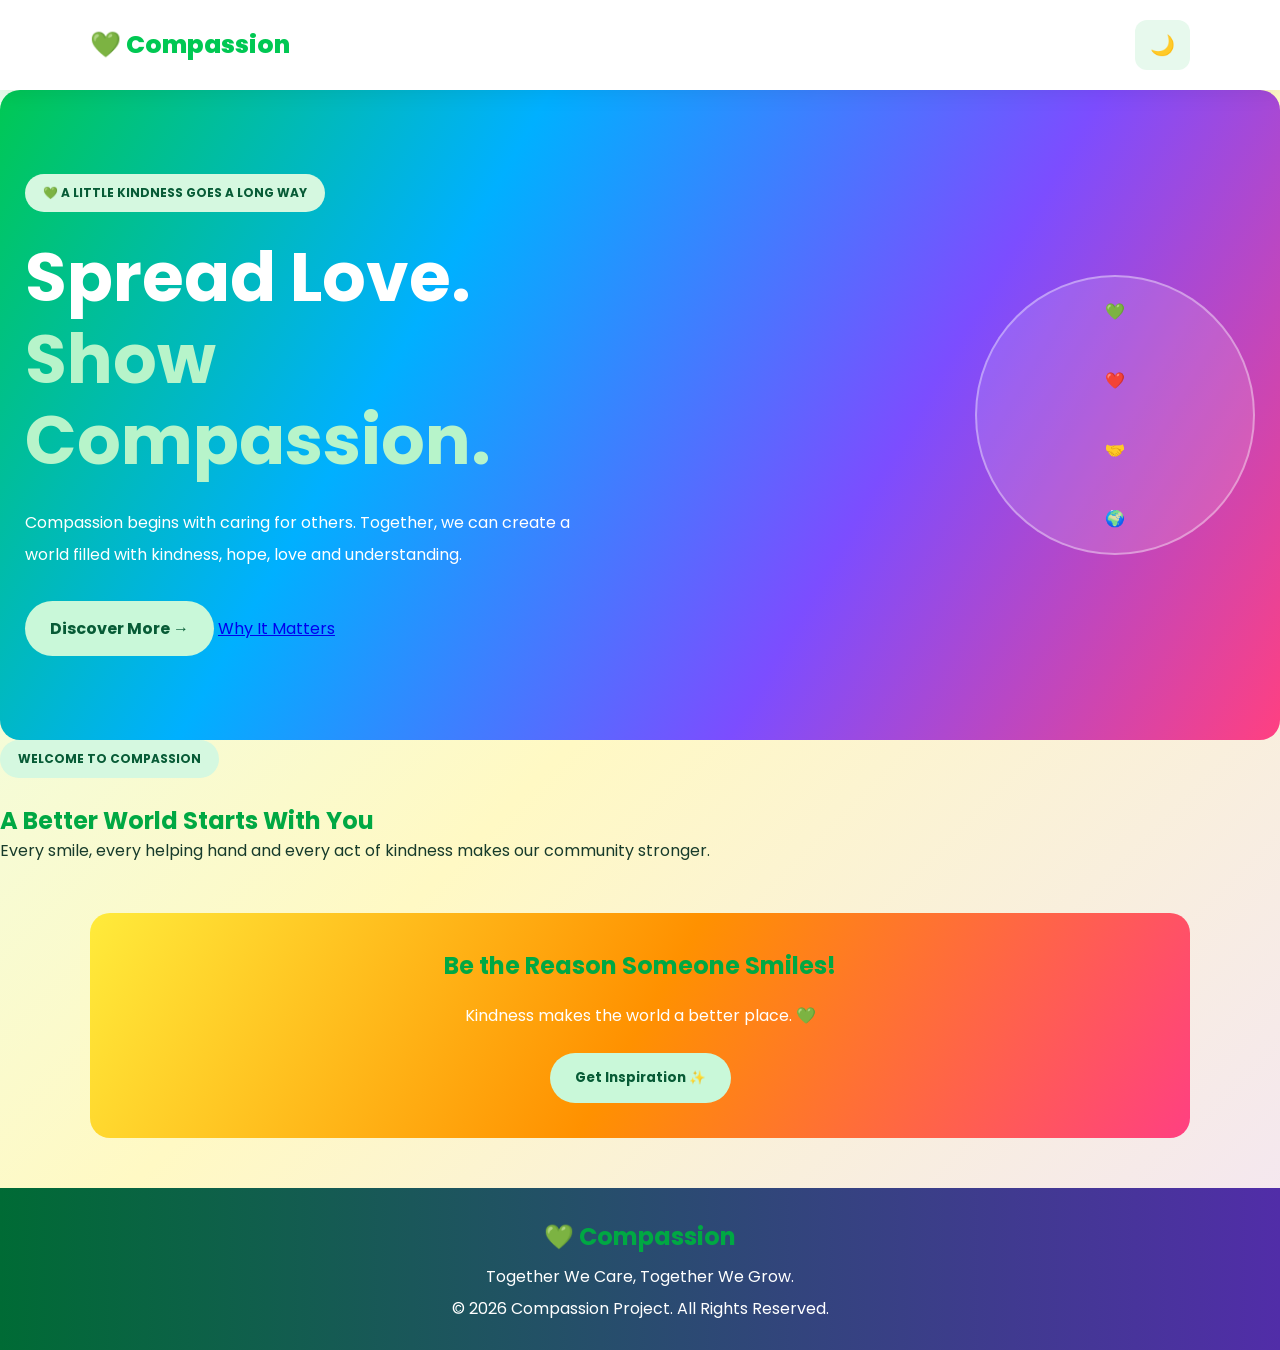
<file: index.html>
<!DOCTYPE html>
<html lang="en">
<head>
    <meta charset="UTF-8">
    <meta name="viewport" content="width=device-width, initial-scale=1.0">
    <title>Compassion | Home</title>
    <link rel="stylesheet" href="style.css">
</head>
<body>

<header class="navbar">
    <a href="index.html" class="logo">💚 Compassion</a>

    <button class="menu-btn" onclick="toggleMenu()">☰</button>

    <nav id="navLinks">
        <a class="active" href="index.html">Home</a>
        <a href="about.html">About</a>
        <a href="importance.html">Importance</a>
        <a href="contact.html">Contact</a>
    </nav>

    <button class="theme-btn" onclick="toggleTheme()">🌙</button>
</header>

<section class="hero">
    <div class="hero-content reveal">
        <span class="tag">💚 A LITTLE KINDNESS GOES A LONG WAY</span>
        <h1>Spread Love.<br><span>Show Compassion.</span></h1>

        <p>
            Compassion begins with caring for others.
            Together, we can create a world filled with
            kindness, hope, love and understanding.
        </p>

        <a href="about.html" class="main-btn">
            Discover More →
        </a>

        <a href="importance.html" class="second-btn">
            Why It Matters
        </a>
    </div>

    <div class="hero-art">
        <div class="heart">💚</div>
        <div class="floating">❤️</div>
        <div class="floating two">🤝</div>
        <div class="floating three">🌍</div>
    </div>
</section>

<section class="welcome reveal">
    <span class="tag">WELCOME TO COMPASSION</span>
    <h2>A Better World Starts With You</h2>
    <p>
        Every smile, every helping hand and every act
        of kindness makes our community stronger.
    </p>
</section>

<section class="quote-section reveal">
    <h2>Be the Reason Someone Smiles!</h2>
    <p id="quote">Kindness makes the world a better place. 💚</p>
    <button class="main-btn" onclick="newQuote()">
        Get Inspiration ✨
    </button>
</section>

<footer>
    <h2>💚 Compassion</h2>
    <p>Together We Care, Together We Grow.</p>
    <p>© 2026 Compassion Project. All Rights Reserved.</p>
</footer>

<script src="script.js"></script>
</body>
</html>
</file>
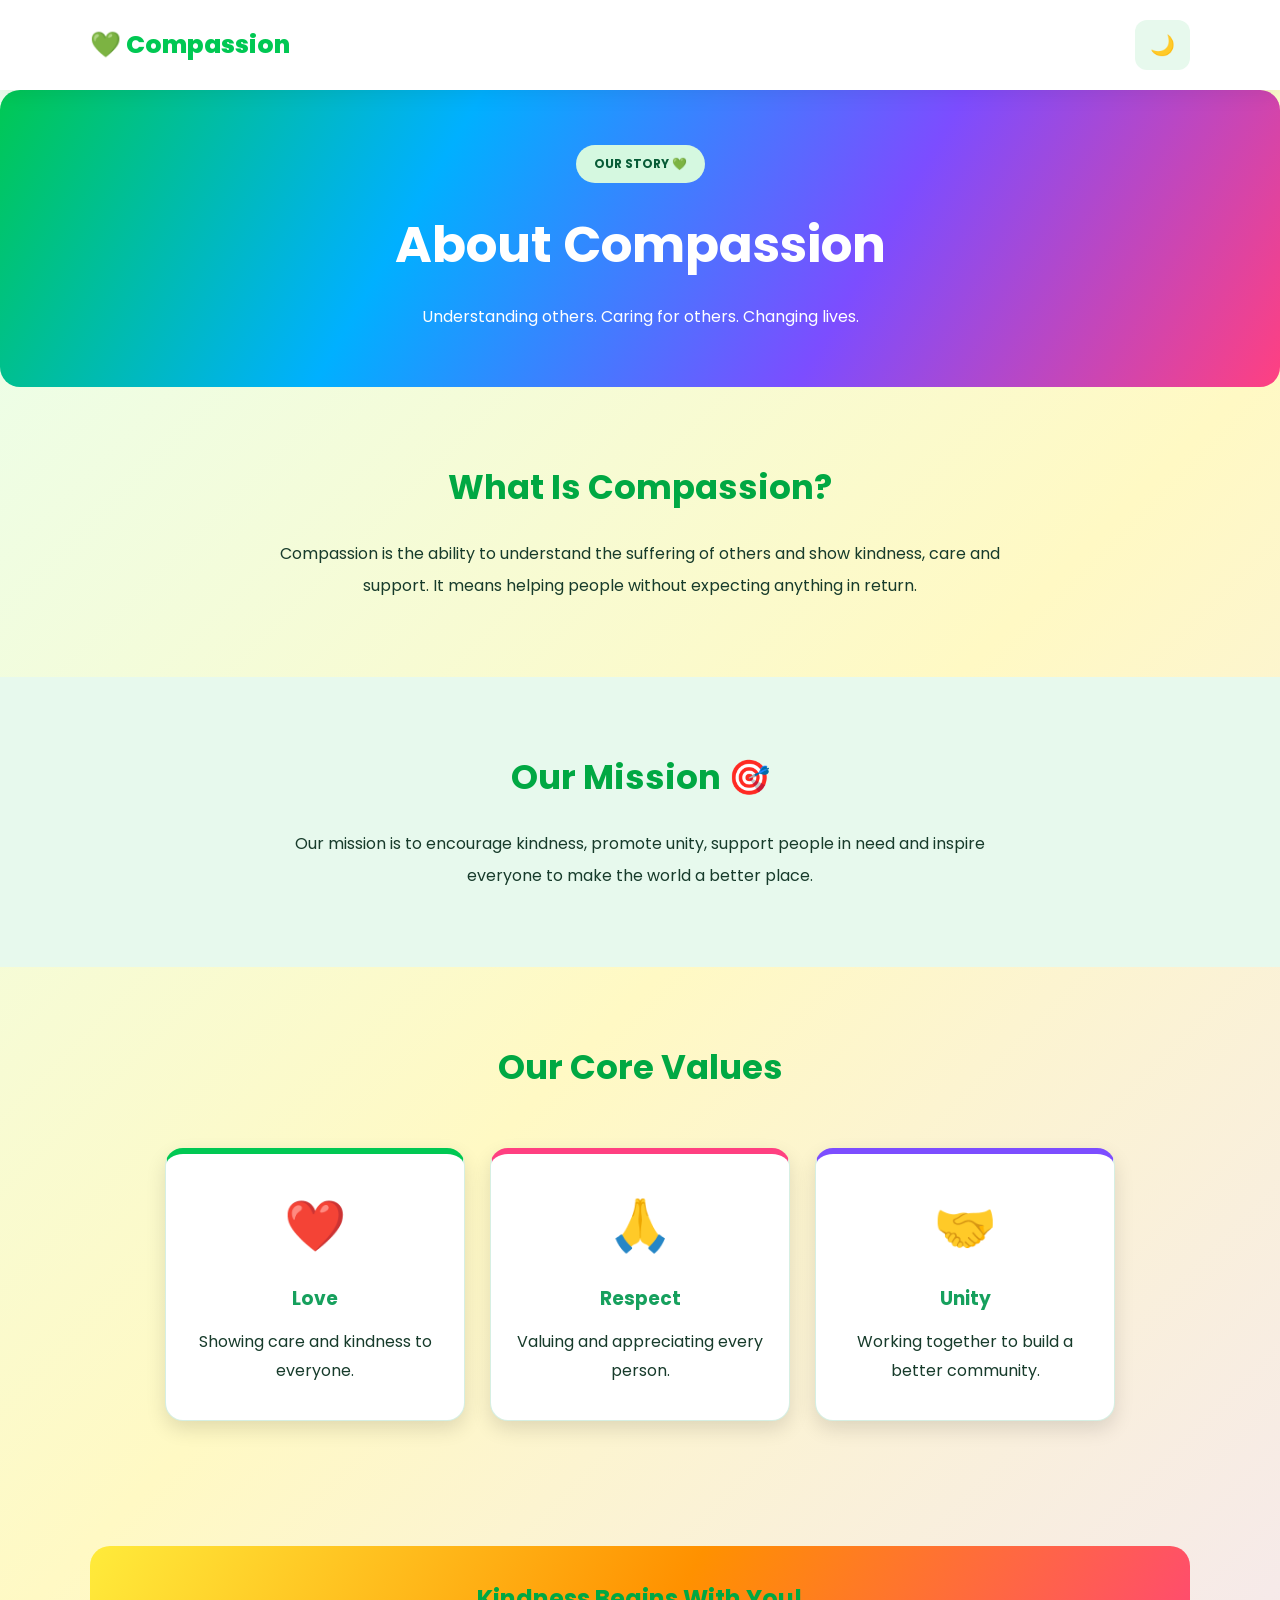
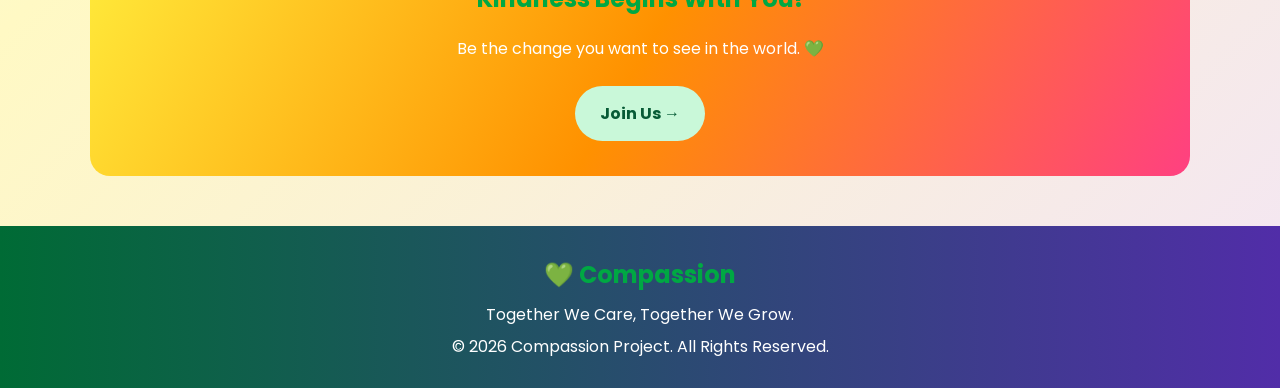
<file: about.html>
<!DOCTYPE html>
<html lang="en">
<head>
    <meta charset="UTF-8">
    <meta name="viewport" content="width=device-width, initial-scale=1.0">
    <title>About | Compassion</title>
    <link rel="stylesheet" href="style.css">
</head>
<body>

<header class="navbar">
    <a href="index.html" class="logo">💚 Compassion</a>

    <button class="menu-btn" onclick="toggleMenu()">☰</button>

    <nav id="navLinks">
        <a href="index.html">Home</a>
        <a class="active" href="about.html">About</a>
        <a href="importance.html">Importance</a>
        <a href="contact.html">Contact</a>
    </nav>

    <button class="theme-btn" onclick="toggleTheme()">🌙</button>
</header>

<section class="page-hero">
    <span class="tag">OUR STORY 💚</span>
    <h1>About Compassion</h1>
    <p>Understanding others. Caring for others. Changing lives.</p>
</section>

<section class="content-section">
    <h2>What Is Compassion?</h2>

    <p>
        Compassion is the ability to understand the suffering
        of others and show kindness, care and support.
        It means helping people without expecting anything
        in return.
    </p>
</section>

<section class="content-section highlight">
    <h2>Our Mission 🎯</h2>

    <p>
        Our mission is to encourage kindness, promote unity,
        support people in need and inspire everyone to make
        the world a better place.
    </p>
</section>

<section class="content-section">
    <h2>Our Core Values</h2>

    <div class="cards">
        <div class="card">
            <div class="card-icon">❤️</div>
            <h3>Love</h3>
            <p>Showing care and kindness to everyone.</p>
        </div>

        <div class="card">
            <div class="card-icon">🙏</div>
            <h3>Respect</h3>
            <p>Valuing and appreciating every person.</p>
        </div>

        <div class="card">
            <div class="card-icon">🤝</div>
            <h3>Unity</h3>
            <p>Working together to build a better community.</p>
        </div>
    </div>
</section>

<section class="quote-section">
    <h2>Kindness Begins With You!</h2>
    <p>Be the change you want to see in the world. 💚</p>
    <a href="contact.html" class="main-btn">Join Us →</a>
</section>

<footer>
    <h2>💚 Compassion</h2>
    <p>Together We Care, Together We Grow.</p>
    <p>© 2026 Compassion Project. All Rights Reserved.</p>
</footer>

<script src="script.js"></script>
</body>
</html>
</file>
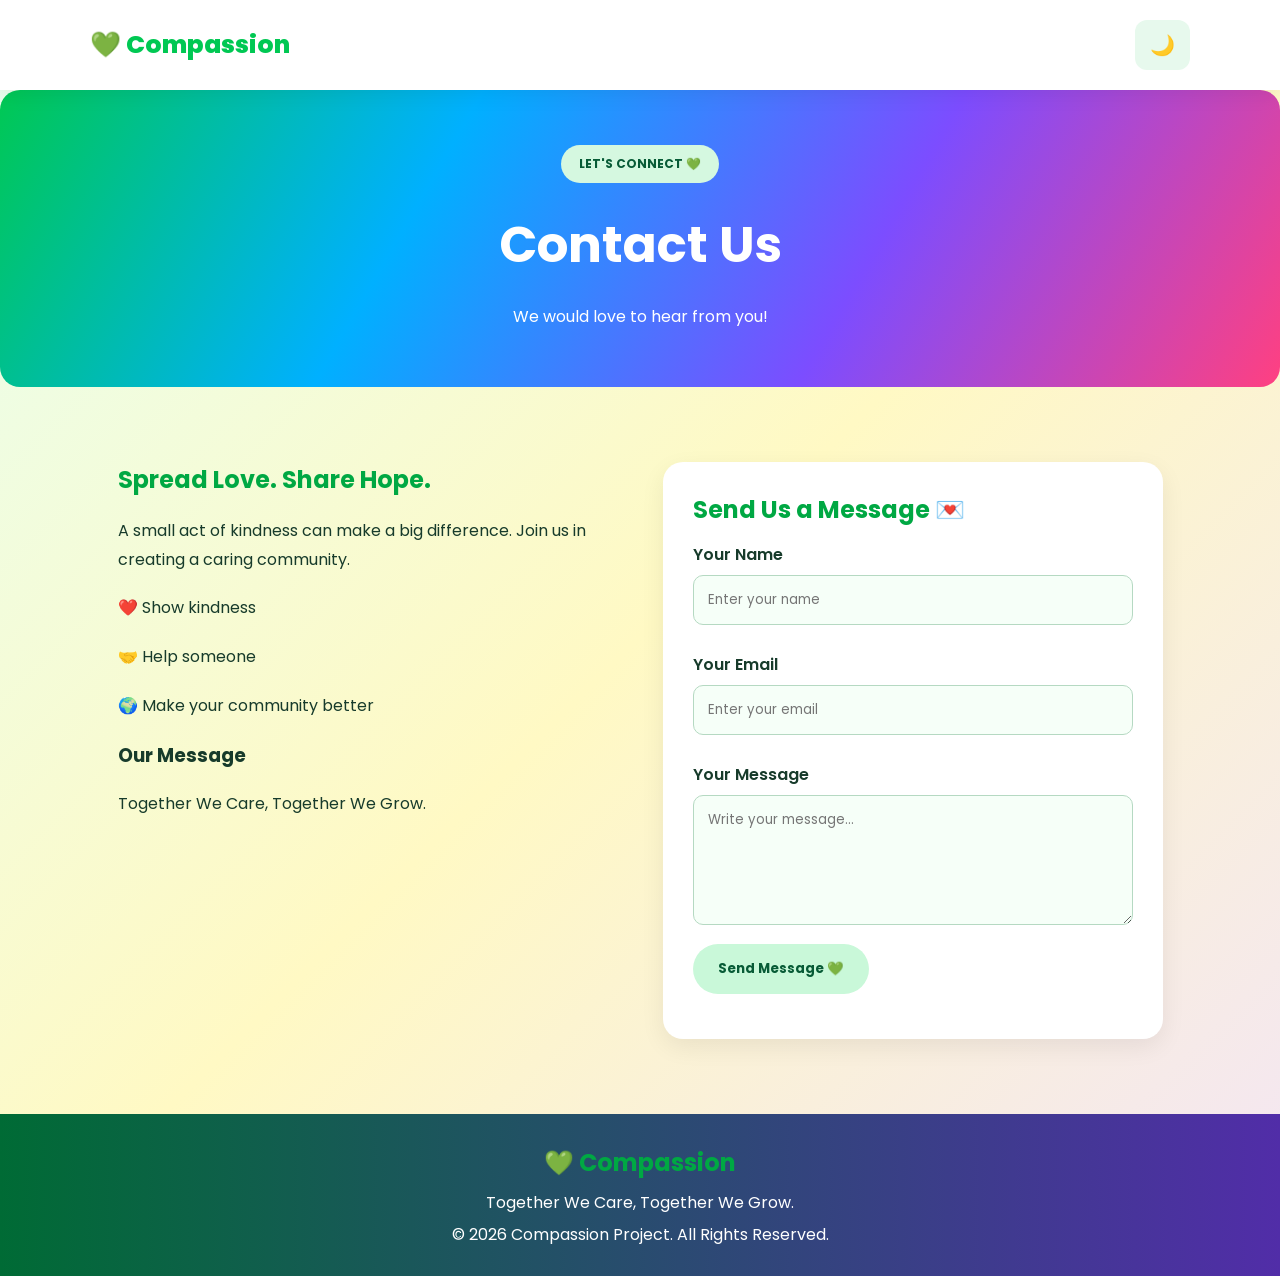
<file: contact.html>
<!DOCTYPE html>
<html lang="en">
<head>
    <meta charset="UTF-8">
    <meta name="viewport" content="width=device-width, initial-scale=1.0">
    <title>Contact | Compassion</title>
    <link rel="stylesheet" href="style.css">
</head>
<body>

<header class="navbar">
    <a href="index.html" class="logo">💚 Compassion</a>

    <button class="menu-btn" onclick="toggleMenu()">☰</button>

    <nav id="navLinks">
        <a href="index.html">Home</a>
        <a href="about.html">About</a>
        <a href="importance.html">Importance</a>
        <a class="active" href="contact.html">Contact</a>
    </nav>

    <button class="theme-btn" onclick="toggleTheme()">🌙</button>
</header>

<section class="page-hero">
    <span class="tag">LET'S CONNECT 💚</span>
    <h1>Contact Us</h1>
    <p>We would love to hear from you!</p>
</section>

<section class="contact-section">

    <div class="contact-info">
        <h2>Spread Love. Share Hope.</h2>

        <p>
            A small act of kindness can make a big difference.
            Join us in creating a caring community.
        </p>

        <p>❤️ Show kindness</p>
        <p>🤝 Help someone</p>
        <p>🌍 Make your community better</p>

        <h3>Our Message</h3>
        <p>Together We Care, Together We Grow.</p>
    </div>

    <form id="contactForm">

        <h2>Send Us a Message 💌</h2>

        <label for="name">Your Name</label>
        <input type="text" id="name"
            placeholder="Enter your name" required>

        <label for="email">Your Email</label>
        <input type="email" id="email"
            placeholder="Enter your email" required>

        <label for="message">Your Message</label>
        <textarea id="message"
            placeholder="Write your message..."
            required></textarea>

        <button type="submit" class="main-btn">
            Send Message 💚
        </button>

        <p id="formMessage"></p>

    </form>

</section>

<footer>
    <h2>💚 Compassion</h2>
    <p>Together We Care, Together We Grow.</p>
    <p>© 2026 Compassion Project. All Rights Reserved.</p>
</footer>

<script src="script.js"></script>
</body>
</html>
</file>
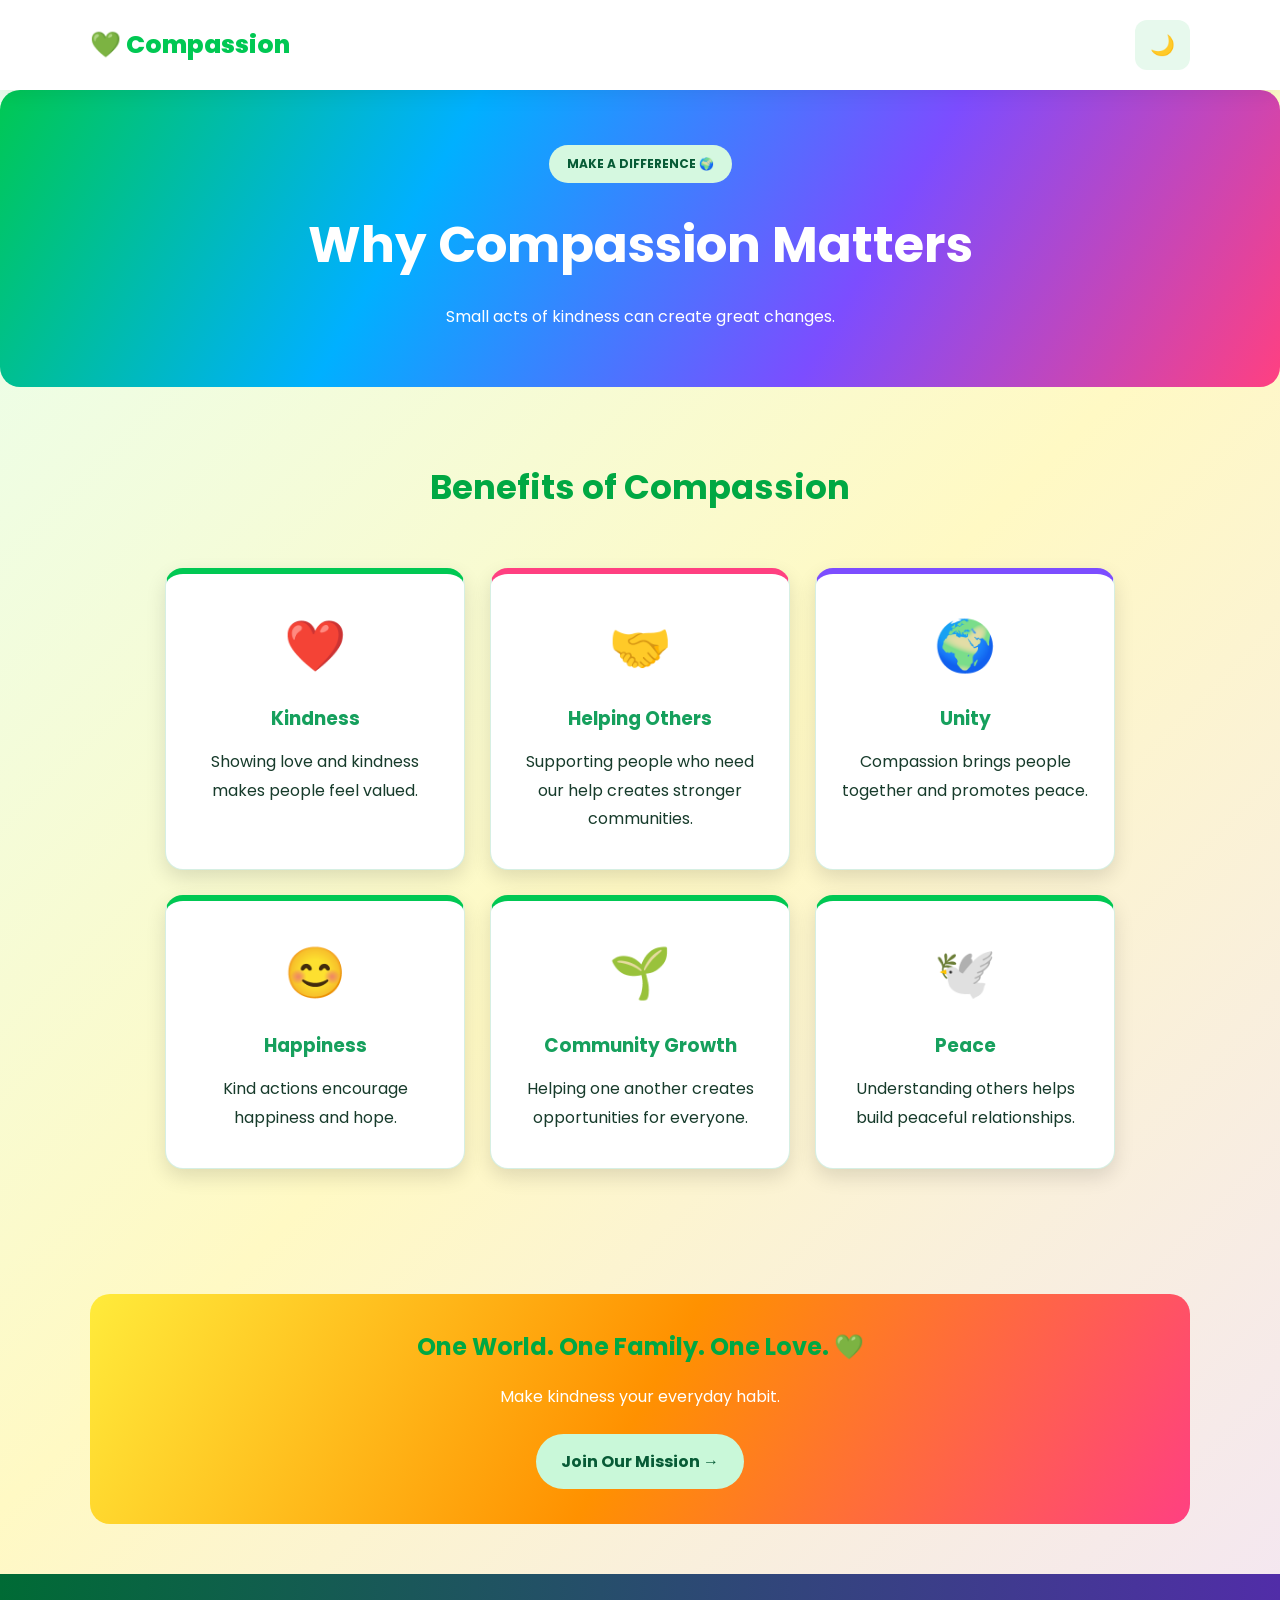
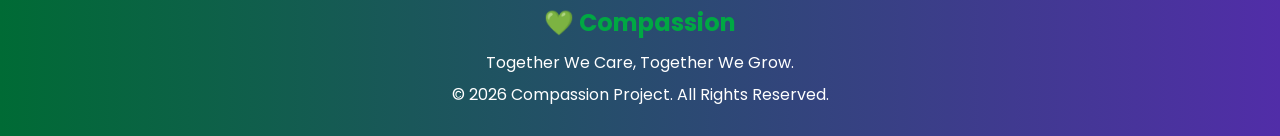
<file: importance.html>
<!DOCTYPE html>
<html lang="en">
<head>
    <meta charset="UTF-8">
    <meta name="viewport" content="width=device-width, initial-scale=1.0">
    <title>Importance | Compassion</title>
    <link rel="stylesheet" href="style.css">
</head>
<body>

<header class="navbar">
    <a href="index.html" class="logo">💚 Compassion</a>

    <button class="menu-btn" onclick="toggleMenu()">☰</button>

    <nav id="navLinks">
        <a href="index.html">Home</a>
        <a href="about.html">About</a>
        <a class="active" href="importance.html">Importance</a>
        <a href="contact.html">Contact</a>
    </nav>

    <button class="theme-btn" onclick="toggleTheme()">🌙</button>
</header>

<section class="page-hero">
    <span class="tag">MAKE A DIFFERENCE 🌍</span>
    <h1>Why Compassion Matters</h1>
    <p>Small acts of kindness can create great changes.</p>
</section>

<section class="content-section">
    <h2>Benefits of Compassion</h2>

    <div class="cards">

        <div class="card">
            <div class="card-icon">❤️</div>
            <h3>Kindness</h3>
            <p>Showing love and kindness makes people feel valued.</p>
        </div>

        <div class="card">
            <div class="card-icon">🤝</div>
            <h3>Helping Others</h3>
            <p>Supporting people who need our help creates stronger communities.</p>
        </div>

        <div class="card">
            <div class="card-icon">🌍</div>
            <h3>Unity</h3>
            <p>Compassion brings people together and promotes peace.</p>
        </div>

        <div class="card">
            <div class="card-icon">😊</div>
            <h3>Happiness</h3>
            <p>Kind actions encourage happiness and hope.</p>
        </div>

        <div class="card">
            <div class="card-icon">🌱</div>
            <h3>Community Growth</h3>
            <p>Helping one another creates opportunities for everyone.</p>
        </div>

        <div class="card">
            <div class="card-icon">🕊️</div>
            <h3>Peace</h3>
            <p>Understanding others helps build peaceful relationships.</p>
        </div>

    </div>
</section>

<section class="quote-section">
    <h2>One World. One Family. One Love. 💚</h2>
    <p>Make kindness your everyday habit.</p>
    <a href="contact.html" class="main-btn">Join Our Mission →</a>
</section>

<footer>
    <h2>💚 Compassion</h2>
    <p>Together We Care, Together We Grow.</p>
    <p>© 2026 Compassion Project. All Rights Reserved.</p>
</footer>

<script src="script.js"></script>
</body>
</html>
</file>
<file: style.css>
@import url('https://fonts.googleapis.com/css2?family=Poppins:wght@300;400;500;600;700;800&display=swap');

:root {
    --green: #087443;
    --dark: #03452b;
    --light: #e7f9ed;
    --background: #f6fff8;
    --text: #173b2a;
    --card: #ffffff;
}

* {
    margin: 0;
    padding: 0;
    box-sizing: border-box;
    font-family: 'Poppins', sans-serif;
    scroll-behavior: smooth;
}

body {
    background: var(--background);
    color: var(--text);
    transition: 0.4s;
}

body.dark {
    --background: #10251b;
    --text: #edfff2;
    --card: #1c3829;
    --light: #254d36;
}

/* NAVIGATION */

.navbar {
    display: flex;
    justify-content: space-between;
    align-items: center;
    padding: 20px 7%;
    background: var(--card);
    position: sticky;
    top: 0;
    z-index: 1000;
    box-shadow: 0 4px 20px #00000012;
}

.logo {
    text-decoration: none;
    font-size: 25px;
    font-weight: 800;
    color: var(--green);
}

nav {
    display: flex;
    gap: 30px;
}

nav a {
    color: var(--text);
    text-decoration: none;
    font-weight: 600;
    transition: 0.3s;
}

nav a:hover {
    color: #16a05d;
}

.menu-btn, .theme-btn {
    border: none;
    background: var(--light);
    padding: 10px 15px;
    border-radius: 12px;
    cursor: pointer;
    font-size: 20px;
}

.menu-btn {
    display: none;
}

/* HERO */

.hero {
    min-height: 650px;
    padding: 80px 9%;
    display: flex;
    align-items: center;
    justify-content: space-between;
    gap: 40px;
    background:
        radial-gradient(circle at 85% 20%, #3bbf7b, transparent 35%),
        linear-gradient(120deg, #03452b, #087443, #1ba568);
    color: white;
    overflow: hidden;
}

.hero-content {
    max-width: 650px;
    animation: slideIn 1s ease;
}

.tag, .section-tag {
    display: inline-block;
    padding: 10px 18px;
    background: #d5f8e0;
    color: #075b36;
    border-radius: 30px;
    font-size: 12px;
    font-weight: 700;
    margin-bottom: 25px;
}

.hero h1 {
    font-size: clamp(40px, 6vw, 68px);
    line-height: 1.2;
    margin-bottom: 25px;
}

.hero h1 span {
    color: #b7f4ca;
}

.hero p {
    max-width: 570px;
    line-height: 2;
    margin-bottom: 30px;
}

.hero-buttons {
    display: flex;
    align-items: center;
    flex-wrap: wrap;
    gap: 15px;
}

.main-btn, .outline-btn {
    display: inline-block;
    padding: 15px 25px;
    border-radius: 30px;
    text-decoration: none;
    font-weight: 700;
    border: none;
    cursor: pointer;
    transition: 0.3s;
}

.main-btn {
    background: #c9f8d9;
    color: #075b36;
}

.main-btn:hover {
    background: white;
    transform: translateY(-5px);
    box-shadow: 0 10px 25px #00000030;
}

.outline-btn {
    border: 2px solid white;
    color: white;
}

.outline-btn:hover {
    background: white;
    color: #075b36;
}

/* ANIMATED HEART */

.hero-art {
    width: 280px;
    height: 280px;
    min-width: 230px;
    border-radius: 50%;
    background: #ffffff20;
    border: 2px solid #ffffff60;
    position: relative;
    display: grid;
    place-items: center;
    animation: floating 4s infinite ease-in-out;
}

.big-heart {
    font-size: 120px;
    animation: heartbeat 2s infinite;
}

.float-icon {
    position: absolute;
    font-size: 35px;
}

.one {
    top: 5%;
    right: 0;
}

.two {
    bottom: 5%;
    left: 0;
}

.three {
    bottom: 10%;
    right: 0;
}

.four {
    top: 10%;
    left: 0;
}

@keyframes floating {
    0%, 100% { transform: translateY(0); }
    50% { transform: translateY(-20px); }
}

@keyframes heartbeat {
    0%, 100% { transform: scale(1); }
    50% { transform: scale(1.15); }
}

@keyframes slideIn {
    from {
        opacity: 0;
        transform: translateX(-40px);
    }
    to {
        opacity: 1;
        transform: translateX(0);
    }
}

/* ABOUT */

.about {
    text-align: center;
    padding: 90px 7%;
}

.about h2, .importance h2 {
    font-size: 35px;
    margin-bottom: 20px;
}

.intro {
    max-width: 650px;
    margin: auto;
    line-height: 2;
}

.cards {
    display: flex;
    justify-content: center;
    flex-wrap: wrap;
    gap: 25px;
    margin-top: 55px;
}

.card {
    background: var(--card);
    width: 300px;
    padding: 35px 25px;
    border-radius: 22px;
    box-shadow: 0 8px 25px #00000010;
    border: 1px solid #27a96930;
    transition: 0.4s;
}

.card:hover {
    transform: translateY(-12px);
    box-shadow: 0 15px 35px #08744325;
}

.card-icon {
    font-size: 50px;
    margin-bottom: 20px;
}

.card h3 {
    margin-bottom: 15px;
    color: #16a05d;
}

.card p {
    line-height: 1.8;
}

/* IMPORTANCE */

.importance {
    text-align: center;
    padding: 85px 7%;
    background: var(--light);
}

.importance-grid {
    display: grid;
    grid-template-columns: repeat(4, 1fr);
    gap: 20px;
    margin-top: 45px;
}

.importance-item {
    padding: 30px 15px;
    border-radius: 18px;
    background: var(--card);
    transition: 0.3s;
}

.importance-item:hover {
    transform: scale(1.05);
}

.importance-item span {
    font-size: 45px;
}

.importance-item h3 {
    margin: 15px 0;
    color: #16a05d;
}

/* INSPIRATION */

.inspiration {
    padding: 90px 8%;
    text-align: center;
}

.inspiration-content {
    max-width: 750px;
    margin: auto;
    padding: 45px 25px;
    border-radius: 25px;
    background: linear-gradient(120deg, #075333, #159b5e);
    color: white;
}

.inspiration h2 {
    font-size: 32px;
    margin-bottom: 20px;
}

.inspiration-content > p {
    margin: 20px 0;
}

.message-box {
    background: white;
    color: #173b2a;
    margin-top: 45px;
    padding: 30px;
    border-radius: 20px;
    text-align: left;
}

.message-box h3 {
    margin-bottom: 20px;
}

.message-box input,
.message-box textarea {
    width: 100%;
    padding: 14px;
    margin-bottom: 15px;
    border: 1px solid #b5d9c2;
    border-radius: 10px;
    font-size: 14px;
}

.message-box textarea {
    min-height: 120px;
    resize: vertical;
}

#storyFeedback {
    color: #087443;
    margin-top: 15px;
}

/* FOOTER */

footer {
    background: #033d27;
    color: white;
    text-align: center;
    padding: 45px 15px;
    line-height: 2;
}

.footer-links {
    display: flex;
    justify-content: center;
    flex-wrap: wrap;
    gap: 25px;
    margin: 20px 0;
}

.footer-links a {
    text-decoration: none;
    color: #c9f8d9;
}

.copyright {
    font-size: 13px;
    margin-top: 20px;
}

/* MOBILE DESIGN */

@media (max-width: 900px) {
    .hero {
        flex-direction: column;
        text-align: center;
    }

    .hero-buttons {
        justify-content: center;
    }

    .hero-art {
        width: 230px;
        height: 230px;
    }

    .importance-grid {
        grid-template-columns: repeat(2, 1fr);
    }
}

@media (max-width: 650px) {
    .navbar {
        flex-wrap: wrap;
    }

    .menu-btn {
        display: block;
    }

    nav {
        display: none;
        width: 100%;
        flex-direction: column;
        text-align: center;
        padding: 20px;
    }

    nav.open {
        display: flex;
    }

    .hero {
        padding: 65px 6%;
    }

    .hero h1 {
        font-size: 40px;
    }

    .about h2, .importance h2 {
        font-size: 28px;
    }

    .importance-grid {
        grid-template-columns: 1fr;
    }
}

/* PAGE HEADINGS */

.page-hero {
    padding: 90px 20px;
    text-align: center;
    color: white;
    background: linear-gradient(120deg, #03452b, #159b5e);
}

.page-hero h1 {
    font-size: clamp(35px, 5vw, 50px);
    margin-bottom: 20px;
}

.page-hero p {
    line-height: 1.8;
}

.content-section {
    text-align: center;
    padding: 75px 7%;
}

.content-section h2 {
    font-size: 34px;
    margin-bottom: 25px;
}

.content-section > p {
    max-width: 750px;
    margin: auto;
    line-height: 2;
}

.highlight {
    background: var(--light);
}

.quote-section {
    text-align: center;
    padding: 60px 20px;
    margin: 50px 7%;
    background: linear-gradient(120deg, #075333, #159b5e);
    color: white;
    border-radius: 25px;
}

.quote-section h2 {
    margin-bottom: 20px;
}

.quote-section p {
    margin-bottom: 25px;
}

.contact-section {
    display: flex;
    justify-content: center;
    flex-wrap: wrap;
    gap: 45px;
    padding: 75px 8%;
}

.contact-info, .contact-section form {
    flex: 1 1 300px;
    max-width: 500px;
}

.contact-info p {
    margin: 20px 0;
    line-height: 1.8;
}

.contact-section form {
    background: var(--card);
    padding: 30px;
    border-radius: 20px;
    box-shadow: 0 8px 25px #00000012;
}

.contact-section form label {
    display: block;
    margin: 15px 0 8px;
    font-weight: 600;
}

.contact-section form input,
.contact-section form textarea {
    width: 100%;
    padding: 14px;
    border: 1px solid #b5d9c2;
    border-radius: 10px;
    background: var(--background);
    color: var(--text);
    margin-bottom: 12px;
}

.contact-section form textarea {
    min-height: 130px;
    resize: vertical;
}

#formMessage {
    margin-top: 15px;
    color: #16a05d;
}

@media(max-width: 650px) {
    .page-hero h1 {
        font-size: 32px;
    }

    .contact-section {
        padding: 40px 5%;
    }
}

/* BRIGHT COLOURFUL COMPASSION THEME */

:root {
    --green: #00c853;
    --yellow: #ffeb3b;
    --orange: #ff9100;
    --pink: #ff4081;
    --purple: #7c4dff;
    --blue: #00b0ff;
    --white: #ffffff;
}

/* Page background */
body {
    background: linear-gradient(135deg, #e8fff0, #fff9c4, #f3e5f5);
    color: #173b2b;
}

/* Header */
header {
    background: linear-gradient(90deg, #00c853, #00b0ff, #7c4dff);
    color: white;
}

/* Navigation links */
nav a {
    color: white;
    font-weight: bold;
}

nav a:hover {
    color: #ffeb3b;
}

/* Main headings */
h1, h2 {
    color: #00a843;
}

/* Hero section */
.hero,
.page-hero {
    background: linear-gradient(
        120deg,
        #00c853,
        #00b0ff,
        #7c4dff,
        #ff4081
    );
    color: white;
    border-radius: 20px;
    padding: 55px 25px;
}

.hero h1,
.page-hero h1 {
    color: white;
}

/* Buttons */
button,
.btn {
    background: linear-gradient(45deg, #ff9100, #ff4081);
    color: white;
    border: none;
    border-radius: 30px;
    padding: 12px 25px;
    font-weight: bold;
    cursor: pointer;
    transition: 0.3s;
}

button:hover,
.btn:hover {
    background: linear-gradient(45deg, #7c4dff, #00b0ff);
    transform: translateY(-4px);
}

/* Cards */
.card,
.value-card,
.content-card {
    background: white;
    border-radius: 18px;
    border-top: 6px solid #00c853;
    box-shadow: 0 8px 20px rgba(0,0,0,0.12);
    transition: 0.3s;
}

.card:nth-child(2),
.value-card:nth-child(2) {
    border-top-color: #ff4081;
}

.card:nth-child(3),
.value-card:nth-child(3) {
    border-top-color: #7c4dff;
}

.card:hover,
.value-card:hover {
    transform: translateY(-8px);
}

/* Inspiration section */
.quote-section,
.inspiration {
    background: linear-gradient(120deg, #ffeb3b, #ff9100, #ff4081);
    color: #ffffff;
    border-radius: 20px;
    padding: 35px;
}

/* Footer */
footer {
    background: linear-gradient(90deg, #006b35, #512da8);
    color: white;
    padding: 25px;
}

/* Contact form */
input,
textarea {
    border: 2px solid #00c853;
    border-radius: 10px;
    padding: 12px;
}

input:focus,
textarea:focus {
    outline: none;
    border-color: #7c4dff;
}

/* Mobile-friendly */
@media (max-width: 600px) {
    .hero,
    .page-hero {
        padding: 35px 18px;
    }
}
</file>
